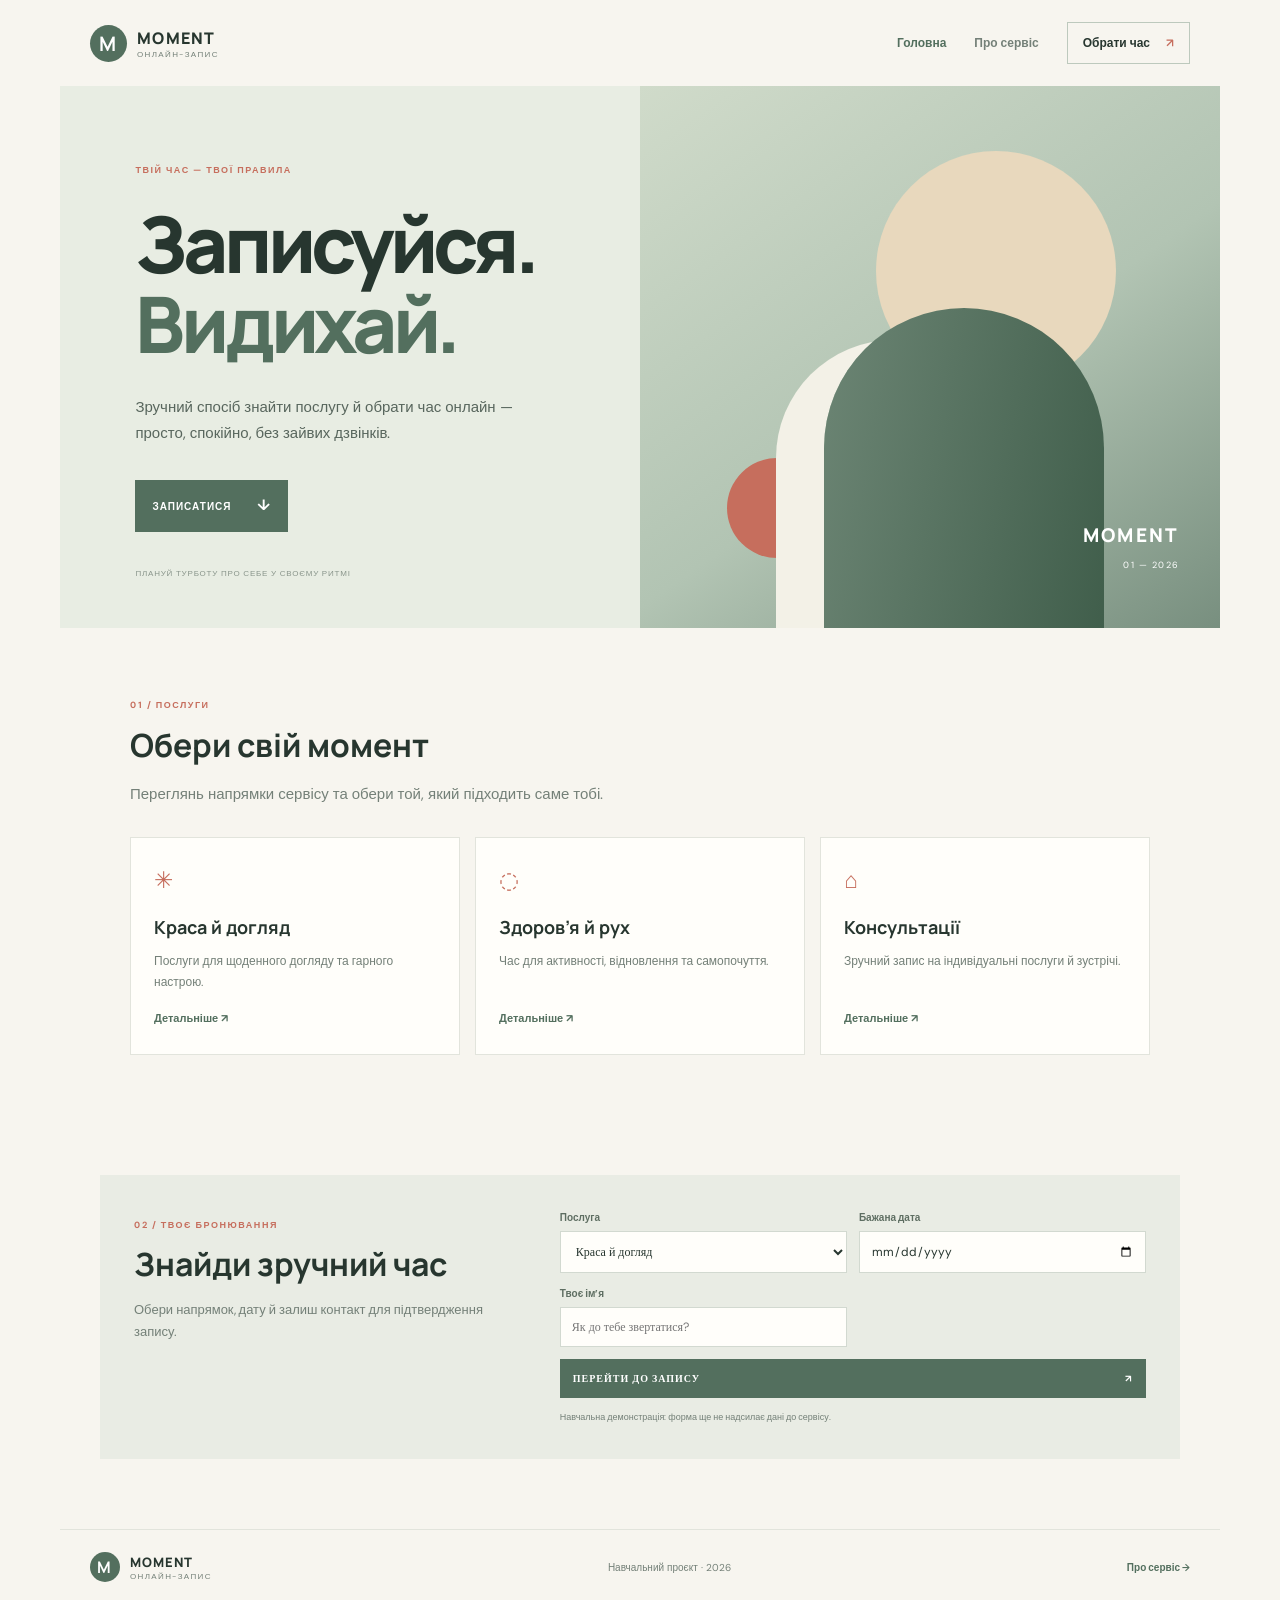
<file: index.html>
<!DOCTYPE html>
<html lang="uk">
<head><meta charset="UTF-8"><meta name="viewport" content="width=device-width, initial-scale=1.0"><meta name="description" content="MOMENT — простий онлайн-запис на послуги в один зручний час."><title>MOMENT — онлайн-запис на послуги</title><link rel="stylesheet" href="style.css"></head>
<body>
<header class="header"><a class="logo" href="index.html"><span class="logo-mark">M</span><span>MOMENT<small>ОНЛАЙН-ЗАПИС</small></span></a><nav aria-label="Головна навігація"><a href="index.html" aria-current="page">Головна</a><a href="about.html">Про сервіс</a><a class="nav-button" href="#booking">Обрати час <span>↗</span></a></nav></header>
<main><section class="hero"><div class="hero-copy"><p class="eyebrow">ТВІЙ ЧАС — ТВОЇ ПРАВИЛА</p><h1>Записуйся.<br><em>Видихай.</em></h1><p class="lead">Зручний спосіб знайти послугу й обрати час онлайн — просто, спокійно, без зайвих дзвінків.</p><a class="button" href="#booking">ЗАПИСАТИСЯ <span>↓</span></a><p class="micro">ПЛАНУЙ ТУРБОТУ ПРО СЕБЕ У СВОЄМУ РИТМІ</p></div><div class="hero-art" aria-hidden="true"><div class="orb orb-one"></div><div class="orb orb-two"></div><div class="arch"></div><div class="art-label">MOMENT<br><span>01 — 2026</span></div></div></section>
<section class="section" id="services"><p class="eyebrow">01 / ПОСЛУГИ</p><h2>Обери свій момент</h2><p class="intro">Переглянь напрямки сервісу та обери той, який підходить саме тобі.</p><div class="service-grid"><article class="service-card"><span class="service-icon">✳</span><h3>Краса й догляд</h3><p>Послуги для щоденного догляду та гарного настрою.</p><a href="#booking">Детальніше ↗</a></article><article class="service-card"><span class="service-icon">◌</span><h3>Здоров’я й рух</h3><p>Час для активності, відновлення та самопочуття.</p><a href="#booking">Детальніше ↗</a></article><article class="service-card"><span class="service-icon">⌂</span><h3>Консультації</h3><p>Зручний запис на індивідуальні послуги й зустрічі.</p><a href="#booking">Детальніше ↗</a></article></div></section>
<section class="booking" id="booking"><div><p class="eyebrow">02 / ТВОЄ БРОНЮВАННЯ</p><h2>Знайди зручний час</h2><p>Обери напрямок, дату й залиш контакт для підтвердження запису.</p></div><form><label>Послуга<select name="service"><option>Краса й догляд</option><option>Здоров’я й рух</option><option>Консультація</option></select></label><label>Бажана дата<input type="date" name="date"></label><label>Твоє ім’я<input type="text" name="name" placeholder="Як до тебе звертатися?"></label><button type="button" title="Навчальний приклад форми">ПЕРЕЙТИ ДО ЗАПИСУ <span>↗</span></button><small>Навчальна демонстрація: форма ще не надсилає дані до сервісу.</small></form></section></main>
<footer><a class="logo footer-logo" href="index.html"><span class="logo-mark">M</span><span>MOMENT<small>ОНЛАЙН-ЗАПИС</small></span></a><span>Навчальний проєкт · 2026</span><a href="about.html">Про сервіс →</a></footer></body></html>
</file>
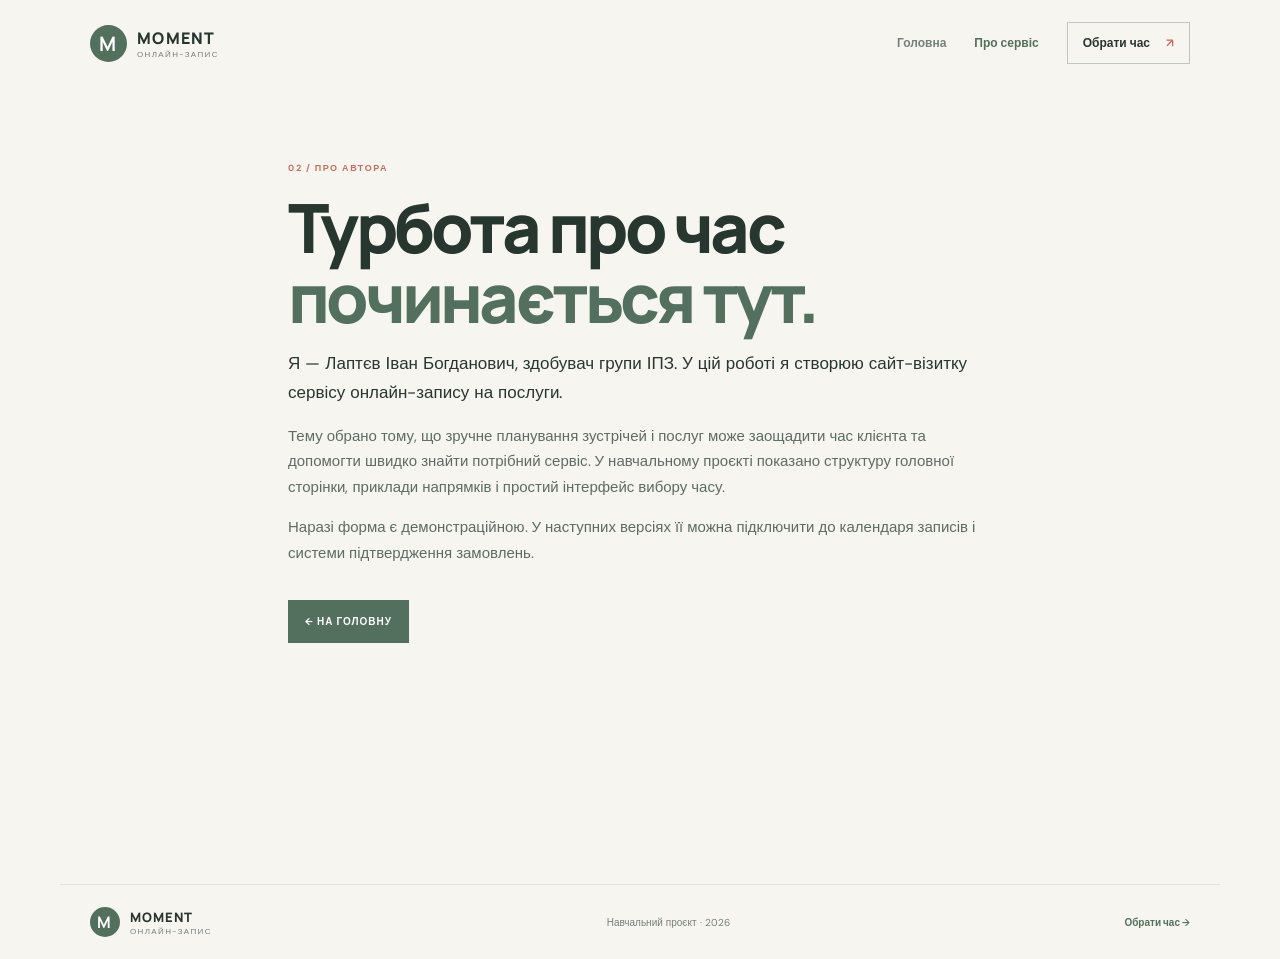
<file: about.html>
<!DOCTYPE html>
<html lang="uk">
<head><meta charset="UTF-8"><meta name="viewport" content="width=device-width, initial-scale=1.0"><meta name="description" content="Про автора та ідею навчального сервісу онлайн-запису MOMENT."><title>Про сервіс — MOMENT</title><link rel="stylesheet" href="style.css"></head>
<body><header class="header"><a class="logo" href="index.html"><span class="logo-mark">M</span><span>MOMENT<small>ОНЛАЙН-ЗАПИС</small></span></a><nav aria-label="Головна навігація"><a href="index.html">Головна</a><a href="about.html" aria-current="page">Про сервіс</a><a class="nav-button" href="index.html#booking">Обрати час <span>↗</span></a></nav></header><main class="about-page"><p class="eyebrow">02 / ПРО АВТОРА</p><h1>Турбота про час<br><em>починається тут.</em></h1><p class="about-lead">Я — Лаптєв Іван Богданович, здобувач групи ІПЗ. У цій роботі я створюю сайт-візитку сервісу онлайн-запису на послуги.</p><p>Тему обрано тому, що зручне планування зустрічей і послуг може заощадити час клієнта та допомогти швидко знайти потрібний сервіс. У навчальному проєкті показано структуру головної сторінки, приклади напрямків і простий інтерфейс вибору часу.</p><p>Наразі форма є демонстраційною. У наступних версіях її можна підключити до календаря записів і системи підтвердження замовлень.</p><a class="button" href="index.html">← НА ГОЛОВНУ</a></main><footer><a class="logo footer-logo" href="index.html"><span class="logo-mark">M</span><span>MOMENT<small>ОНЛАЙН-ЗАПИС</small></span></a><span>Навчальний проєкт · 2026</span><a href="index.html#booking">Обрати час →</a></footer></body></html>
</file>
<file: style.css>
@import url('https://fonts.googleapis.com/css2?family=DM+Sans:wght@400;500;600;700&family=Manrope:wght@500;600;700;800&display=swap');
:root{--ink:#27362f;--muted:#748078;--green:#536f5e;--accent:#c66e5d;--paper:#f7f5ef;--card:#fffefa;--line:#e2e4dc;--pale:#e8ede3}*{box-sizing:border-box}html{scroll-behavior:smooth}body{margin:0;background:var(--paper);color:var(--ink);font:15px/1.7 'DM Sans',Arial,sans-serif}.header{height:86px;max-width:1160px;margin:auto;padding:0 30px;display:flex;align-items:center;justify-content:space-between}.logo{display:flex;align-items:center;gap:10px;text-decoration:none;color:var(--ink);font:800 16px Manrope,Arial,sans-serif;letter-spacing:.08em}.logo-mark{width:37px;height:37px;display:grid;place-items:center;border-radius:50%;background:var(--green);color:white;font:700 20px Manrope}.logo small{display:block;font:8px 'DM Sans',sans-serif;color:var(--muted);letter-spacing:.17em}.header nav{display:flex;align-items:center;gap:28px}.header nav a{color:var(--muted);text-decoration:none;font-size:12px;font-weight:600}.header nav a[aria-current=page],.header nav a:hover{color:var(--green)}.header nav .nav-button{border:1px solid #bdc9bd;padding:10px 15px;color:var(--ink)}.nav-button span{margin-left:13px;color:var(--accent)}.hero{max-width:1160px;min-height:520px;margin:0 auto;display:grid;grid-template-columns:1fr 1fr;background:var(--pale);overflow:hidden}.hero-copy{padding:68px 10% 48px 13%;display:flex;align-items:flex-start;flex-direction:column;justify-content:center}.eyebrow{font-size:9px;letter-spacing:.17em;font-weight:700;color:var(--accent)}.hero h1,.about-page h1{font:800 clamp(48px,7vw,78px)/1.02 Manrope,Arial,sans-serif;letter-spacing:-.055em;margin:17px 0}.hero h1 em,.about-page h1 em{font-style:normal;color:var(--green)}.lead{max-width:390px;color:#58665d;font-size:15px}.button{display:inline-flex;align-items:center;gap:25px;margin-top:19px;padding:13px 17px;background:var(--green);color:white;text-decoration:none;font-size:10px;font-weight:700;letter-spacing:.1em;border:0}.button span{font-size:15px}.micro{margin:35px 0 0;color:#89958b;font-size:8px;letter-spacing:.1em}.hero-art{position:relative;overflow:hidden;background:linear-gradient(145deg,#d0dbca,#b2c4b3 55%,#788f7f)}.orb{position:absolute;border-radius:50%;background:#e8d8bd}.orb-one{width:240px;height:240px;top:12%;right:18%}.orb-two{width:100px;height:100px;bottom:13%;left:15%;background:#c66e5d}.arch{position:absolute;width:280px;height:380px;bottom:-60px;right:20%;border-radius:150px 150px 0 0;background:linear-gradient(100deg,#6c8574,#3f5d4a);box-shadow:-70px 10px 0 -22px #f3f1e7}.art-label{position:absolute;right:7%;bottom:10%;color:white;font:800 19px Manrope;letter-spacing:.12em;text-align:right}.art-label span{font:9px 'DM Sans';letter-spacing:.16em}.section{max-width:1080px;margin:70px auto;padding:0 30px 20px}.section h2,.booking h2{font:700 32px Manrope,Arial,sans-serif;margin:6px 0}.intro{color:var(--muted);max-width:570px}.service-grid{display:grid;grid-template-columns:repeat(3,1fr);gap:15px;margin:30px 0}.service-card{background:var(--card);border:1px solid var(--line);padding:23px;min-height:190px}.service-icon{font-size:23px;color:var(--accent)}.service-card h3{font:700 18px Manrope;margin:15px 0 5px}.service-card p{font-size:12px;color:var(--muted);min-height:42px}.service-card a{color:var(--green);font-size:11px;font-weight:700;text-decoration:none}.booking{max-width:1080px;margin:0 auto 70px;padding:34px;background:#e9ece4;display:grid;grid-template-columns:.8fr 1.2fr;gap:35px}.booking>div>p:last-child{color:var(--muted);font-size:13px}.booking form{display:grid;grid-template-columns:1fr 1fr;gap:12px}.booking label{font-size:10px;font-weight:700;color:#5e6e62}.booking input,.booking select{display:block;width:100%;margin-top:5px;border:1px solid #d2d9d0;background:var(--card);padding:11px;color:var(--ink);font:12px 'DM Sans'}.booking button{grid-column:1/-1;background:var(--green);color:white;border:0;padding:13px;text-align:left;font:700 10px 'DM Sans';letter-spacing:.1em}.booking button span{float:right}.booking form small{grid-column:1/-1;color:var(--muted);font-size:9px}.about-page{max-width:760px;min-height:72vh;margin:75px auto;padding:0 28px}.about-page h1{font-size:clamp(42px,6vw,68px)}.about-page p:not(.eyebrow){color:#5d6c62}.about-lead{font-size:17px!important;color:var(--ink)!important}footer{max-width:1160px;margin:auto;min-height:75px;border-top:1px solid var(--line);padding:17px 30px;display:flex;align-items:center;justify-content:space-between;color:var(--muted);font-size:10px}footer>a:last-child{color:var(--green);text-decoration:none;font-weight:600}.footer-logo{font-size:13px}.footer-logo .logo-mark{width:30px;height:30px;font-size:16px}@media(max-width:700px){.header{height:auto;min-height:80px;padding:14px 20px;align-items:flex-start;flex-direction:column;gap:12px}.header nav{gap:15px;flex-wrap:wrap}.hero{margin:0 10px;grid-template-columns:1fr}.hero-copy{padding:48px 26px}.hero-art{min-height:260px}.hero h1{font-size:53px}.section{margin:50px auto;padding:0 20px}.service-grid{grid-template-columns:1fr}.service-card{min-height:0}.booking{margin:0 10px 50px;padding:23px;grid-template-columns:1fr}.booking form{grid-template-columns:1fr}footer{padding:15px 20px;gap:10px;flex-wrap:wrap}.about-page{margin-top:50px}}
</file>
